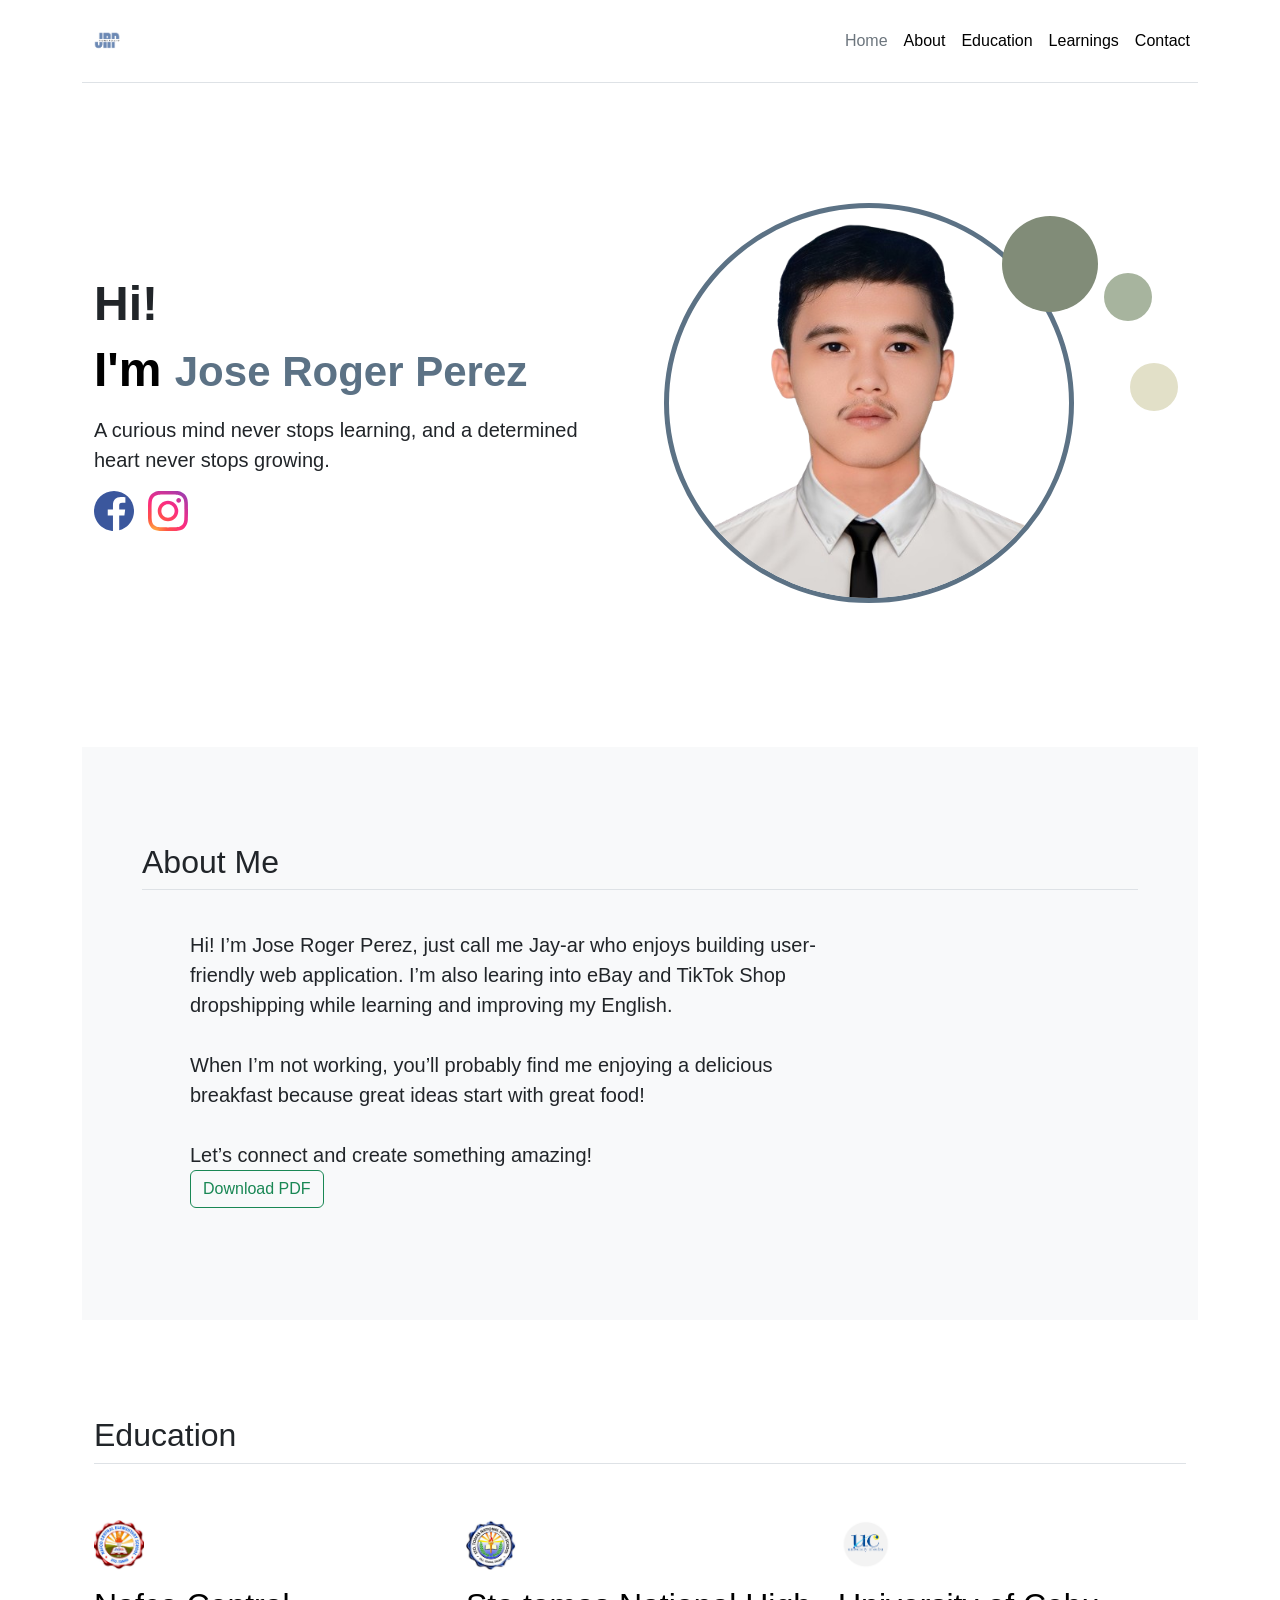
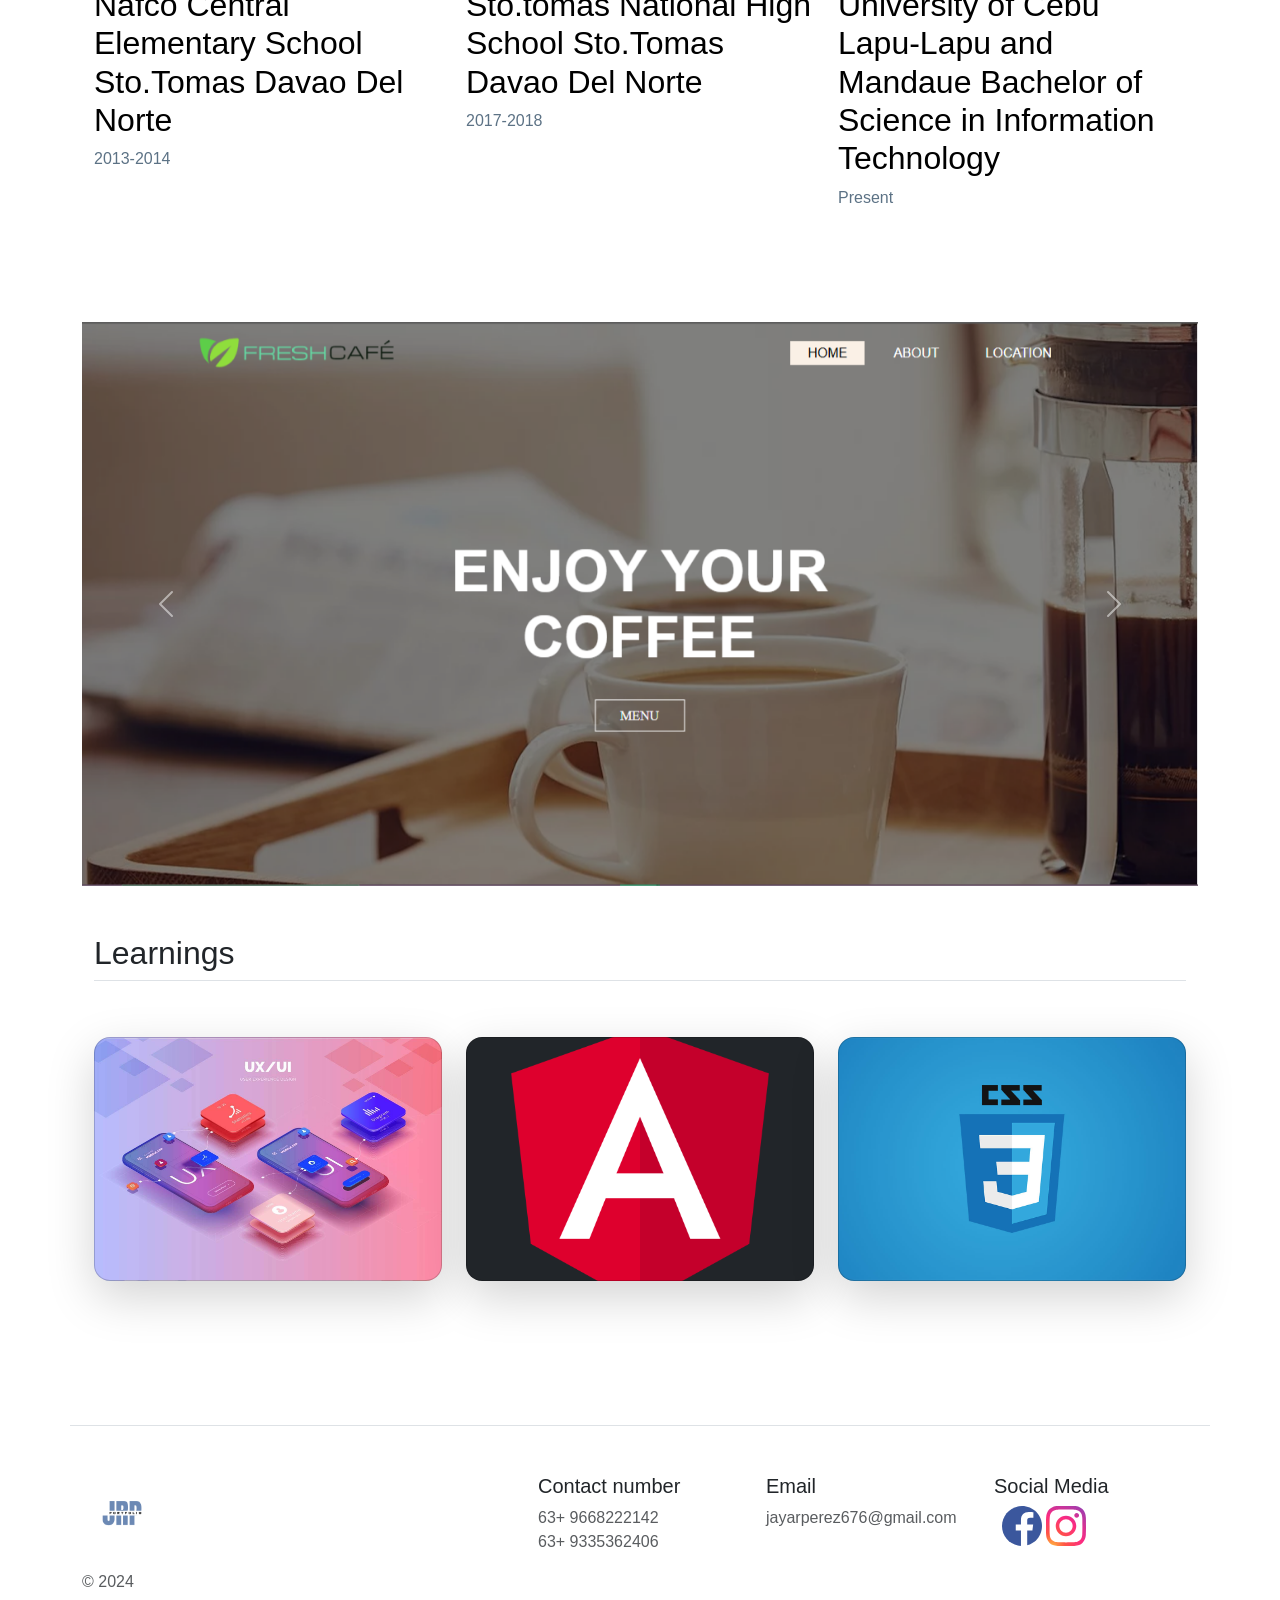
<file: index.html>
<!DOCTYPE html>
<html lang="en">
<head>
    <meta charset="UTF-8">
    <title>My Portfolio</title>
    <link rel="icon" href="/images/favicon.ico">
    <link href="https://cdn.jsdelivr.net/npm/bootstrap@5.3.3/dist/css/bootstrap.min.css" rel="stylesheet" integrity="sha384-QWTKZyjpPEjISv5WaRU9OFeRpok6YctnYmDr5pNlyT2bRjXh0JMhjY6hW+ALEwIH" crossorigin="anonymous">
    <link rel="stylesheet" href="css/profile.css">
</head>
<body>

    <section class="header-menu">
      <div class="container">
        <header class="d-flex flex-wrap align-items-center justify-content-center justify-content-md-between py-3 mb-4 border-bottom">
          <a href="#"><img class="logo" src="Image/logo.png" alt="image"></a>
          <ul class="nav col-12 col-md-auto mb-2 justify-content-center mb-md-0">
            <li><a href="#" class="nav-link px-2 link-secondary">Home</a></li>
            <li><a href="#AboutMe" class="nav-link px-2">About</a></li>
            <li><a href="#education" class="nav-link px-2">Education</a></li>
            <li><a href="#learnings" class="nav-link px-2">Learnings</a></li>
            <li><a href="#contact" class="nav-link px-2">Contact</a></li>
          </ul>
        </header>
      </div>
    </section>

    <section id="hearoes">
        <div class="container col-xxl-8 px-4 py-5">
            <div class="row flex-lg-row-reverse align-items-center g-5 py-5">
              <div class="col-10 col-sm-8 col-lg-6">
                <img src="Image/ID.png" class="profile-image" alt="image" height="400" loading="lazy">
              </div>
              <div class="container con-circle1 p-5 position-absolute">
                <div class="row p-4 row-circle1 col-lg-6 col-sm-8 col-10"></div>
              </div>
              <div class="container con-circle p-5 position-absolute">
                <div class="row p-5 row-circle col-lg-6 col-sm-8 col-10"></div>
              </div>
              <div class="container con-circle2 p-5 position-absolute">
                <div class="row p-4 row-circle2 col-lg-6 col-sm-8 col-10"></div>
              </div>
              <div class="col-lg-6">
                <h1 class="display-5 fw-bold">Hi!</h1>
                <h2 class="display-5 fw-bold text-body-emphasis lh-2 mb-3">I'm <small class="last-name">Jose Roger Perez</small></h2>
                <p class="lead">A curious mind never stops learning, and a determined heart never stops growing.</p>
                <div class="links">
                  <a href="https://www.facebook.com/jayar.perez.5621/" target="_blank"><img src="Image/facebook.svg" alt="image" height="40"></a>
                  <a href=""><img src="Image/instagram.svg" alt="image" height="40"></a>
                </div>
              </div>
            </div>
          </div>
    </section>

    <section id="AboutMe">
      <div class="container my-5">
      <div class="p-5 bg-body-tertiary">
        <div class="container py-5">
          <h2 class="pb-2 border-bottom">About Me</h2>
            <div class="row row-cols-1 row-cols-lg-3 align-items-stretch g-3 pt-5"></div>
            <p class="col-lg-8 mx-5 lead" >
              Hi! I’m Jose Roger Perez, just call me Jay-ar who enjoys building user-friendly web application. I’m also learing into eBay and TikTok Shop dropshipping while learning and improving my English.
              <br><br>When I’m not working, you’ll probably find me enjoying a delicious breakfast because great ideas start with great food!
              <br><br>Let’s connect and create something amazing!<br>

              <a href="/PDF/Jayar-Resume.pdf" download class="btn btn-outline-success">
                Download PDF
              </a>
            </p>
          </div>
      </div>
    </div>
    </section>

    <section class="education" id="education">
        <div class="container px-4 py-5" id="featured-3">
            <h2 class="pb-2 border-bottom">Education</h2>
            <div class="row g-4 py-5 row-cols-1 row-cols-lg-3">
              <div class="feature col">
                <div class="feature-icon d-inline-flex align-items-center justify-content-center text-bg-primary bg-gradient fs-2 mb-3">
                  <img src="Image/nafco.jpg" alt="school image" height="50">
                </div>
                <h6 class="fs-2 text-body-emphasis">Nafco Central Elementary School Sto.Tomas Davao Del Norte</h6>
                <p class="school-year">2013-2014</p>
              </div>
              <div class="feature col">
                <div class="feature-icon d-inline-flex align-items-center justify-content-center text-bg-primary bg-gradient fs-2 mb-3">
                    <img src="Image/stotomas.jpg" alt="school image" height="50">
                </div>
                <h6 class="fs-2 text-body-emphasis">Sto.tomas National High School Sto.Tomas Davao Del Norte</h6>
                <p class="school-year">2017-2018</p>
              </div>
              <div class="feature col">
                <div class="feature-icon d-inline-flex align-items-center justify-content-center text-bg-primary bg-gradient fs-2 mb-3">
                  <img class="uc-image" src="Image/uc.png" alt="school image" height="50">
                </div>
                <h6 class="fs-2 text-body-emphasis">University of Cebu Lapu-Lapu and Mandaue Bachelor of Science in Information Technology</h6>
                <p class="school-year">Present</p>
              </div>
            </div>
          </div>
    </section>

    <section>
      <div class="container carousel-container">
        <div id="carouselExampleCaptions" class="carousel slide">
          <div id="carouselExampleAutoplaying" class="carousel slide" data-bs-ride="carousel">
            <div class="carousel-inner">
              <div class="carousel-item active">
                <img src="Image/coffee1.png" class="d-block w-100" alt="image">
              </div>
              <div class="carousel-item">
                <img src="Image/coffee2.png" class="d-block w-100" alt="image">
              </div>
              <div class="carousel-item">
                <img src="Image/coffee3.png" class="d-block w-100" alt="image">
              </div>
            </div>
            <button class="carousel-control-prev" type="button" data-bs-target="#carouselExampleAutoplaying" data-bs-slide="prev">
              <span class="carousel-control-prev-icon" aria-hidden="true"></span>
              <span class="visually-hidden">Previous</span>
            </button>
            <button class="carousel-control-next" type="button" data-bs-target="#carouselExampleAutoplaying" data-bs-slide="next">
              <span class="carousel-control-next-icon" aria-hidden="true"></span>
              <span class="visually-hidden">Next</span>
            </button>
          </div>
      </div>
    </section>
    

    <section class="design" id="learnings">
        <div class="container px-4 py-5" id="custom-cards">
            <h2 class="pb-2 border-bottom">Learnings</h2>
            <div class="row row-cols-1 row-cols-lg-3 align-items-stretch g-4 py-5">
              
              <div class="col">
                <div class="card card-cover h-100 overflow-hidden text-bg-dark rounded-4 shadow-lg i" style="background-image: url(Image/uiux.jpg);">
                  <div class="d-flex flex-column h-100 p-5 pb-3 text-white text-shadow-1">
                    <h3 class="pt-5 mt-5 mb-4 display-6 lh-1 fw-bold games"></h3>
                    <ul class="d-flex list-unstyled mt-auto">
                      <li class="d-flex align-items-center me-3">
                        <small class="mini">Exploring and learning more about the design</small>
                      </li>
                    </ul>
                  </div>
                </div>
              </div>
        
              <div class="col">
                <div class="card card-cover h-100 overflow-hidden text-bg-dark rounded-4 shadow-lg" style="background-image: url('Image/angular.png');">
                  <div class="d-flex flex-column h-100 p-5 pb-3 text-white text-shadow-1">
                    <h3 class="pt-5 mt-5 mb-4 display-6 lh-1 fw-bold"></h3>
                    <ul class="d-flex list-unstyled mt-auto">
                      <li class="d-flex align-items-center me-3">
                        <small class="mini">Still learning about angular framework</small>
                      </li>
                    </ul>
                  </div>
                </div>
              </div>
        
              <div class="col">
                <div class="card card-cover h-100 overflow-hidden text-bg-dark rounded-4 shadow-lg" style="background-image: url('Image/css.jpg');">
                  <div class="d-flex flex-column h-100 p-5 pb-3 text-shadow-1">
                    <h3 class="pt-5 mt-5 mb-4 display-6 lh-1 fw-bold"></h3>
                    <ul class="d-flex list-unstyled mt-auto">
                      <li class="d-flex align-items-center me-3">
                        <small class="mini">Learning css helps me to make my design more attractive.</small>
                      </li>
                    </ul>
                  </div>
                </div>
              </div>
            </div>
          </div>
    </section>

    <section id="contact">
      <div class="container">
        <footer class="row row-cols-1 row-cols-sm-2 row-cols-md-5 py-5 my-5 border-top">
          <div class="col mb-3">
            <a href="#" class="d-flex align-items-center mb-3 link-body-emphasis text-decoration-none">
              <img class="image-footer" src="Image/logo.png" alt="">
            </a>
            <p class="text-body-secondary">© 2024</p>
          </div>
      
          <div class="col mb-3">
      
          </div>
      
          <div class="col mb-3">
            <h5>Contact number</h5>
            <ul class="nav flex-column">
              <li class="nav-link p-0 text-body-secondary">63+ 9668222142</li>
              <li class="nav-link p-0 text-body-secondary">63+ 9335362406</li>
            </ul>
          </div>
      
          <div class="col mb-3">
            <h5>Email</h5>
            <ul class="nav flex-column">
              <li class="nav-link p-0 text-body-secondary">jayarperez676@gmail.com</li>
            </ul>
          </div>
      
          <div class="col mb-3">
            <h5>Social Media</h5>
            <div class="social-media m-2">
                <a href="https://www.facebook.com/jayar.perez.5621/"><img src="Image/facebook.svg" alt="fb" height="40"></a>
                <a href=""><img src="Image/instagram.svg" alt="ig" height="40"></a>
            </div>
          </div>
        </footer>
      </div>
    </section>
    
    <script src="https://cdn.jsdelivr.net/npm/bootstrap@5.3.3/dist/js/bootstrap.bundle.min.js" integrity="sha384-YvpcrYf0tY3lHB60NNkmXc5s9fDVZLESaAA55NDzOxhy9GkcIdslK1eN7N6jIeHz" crossorigin="anonymous"></script>
</body>
</html>
</file>
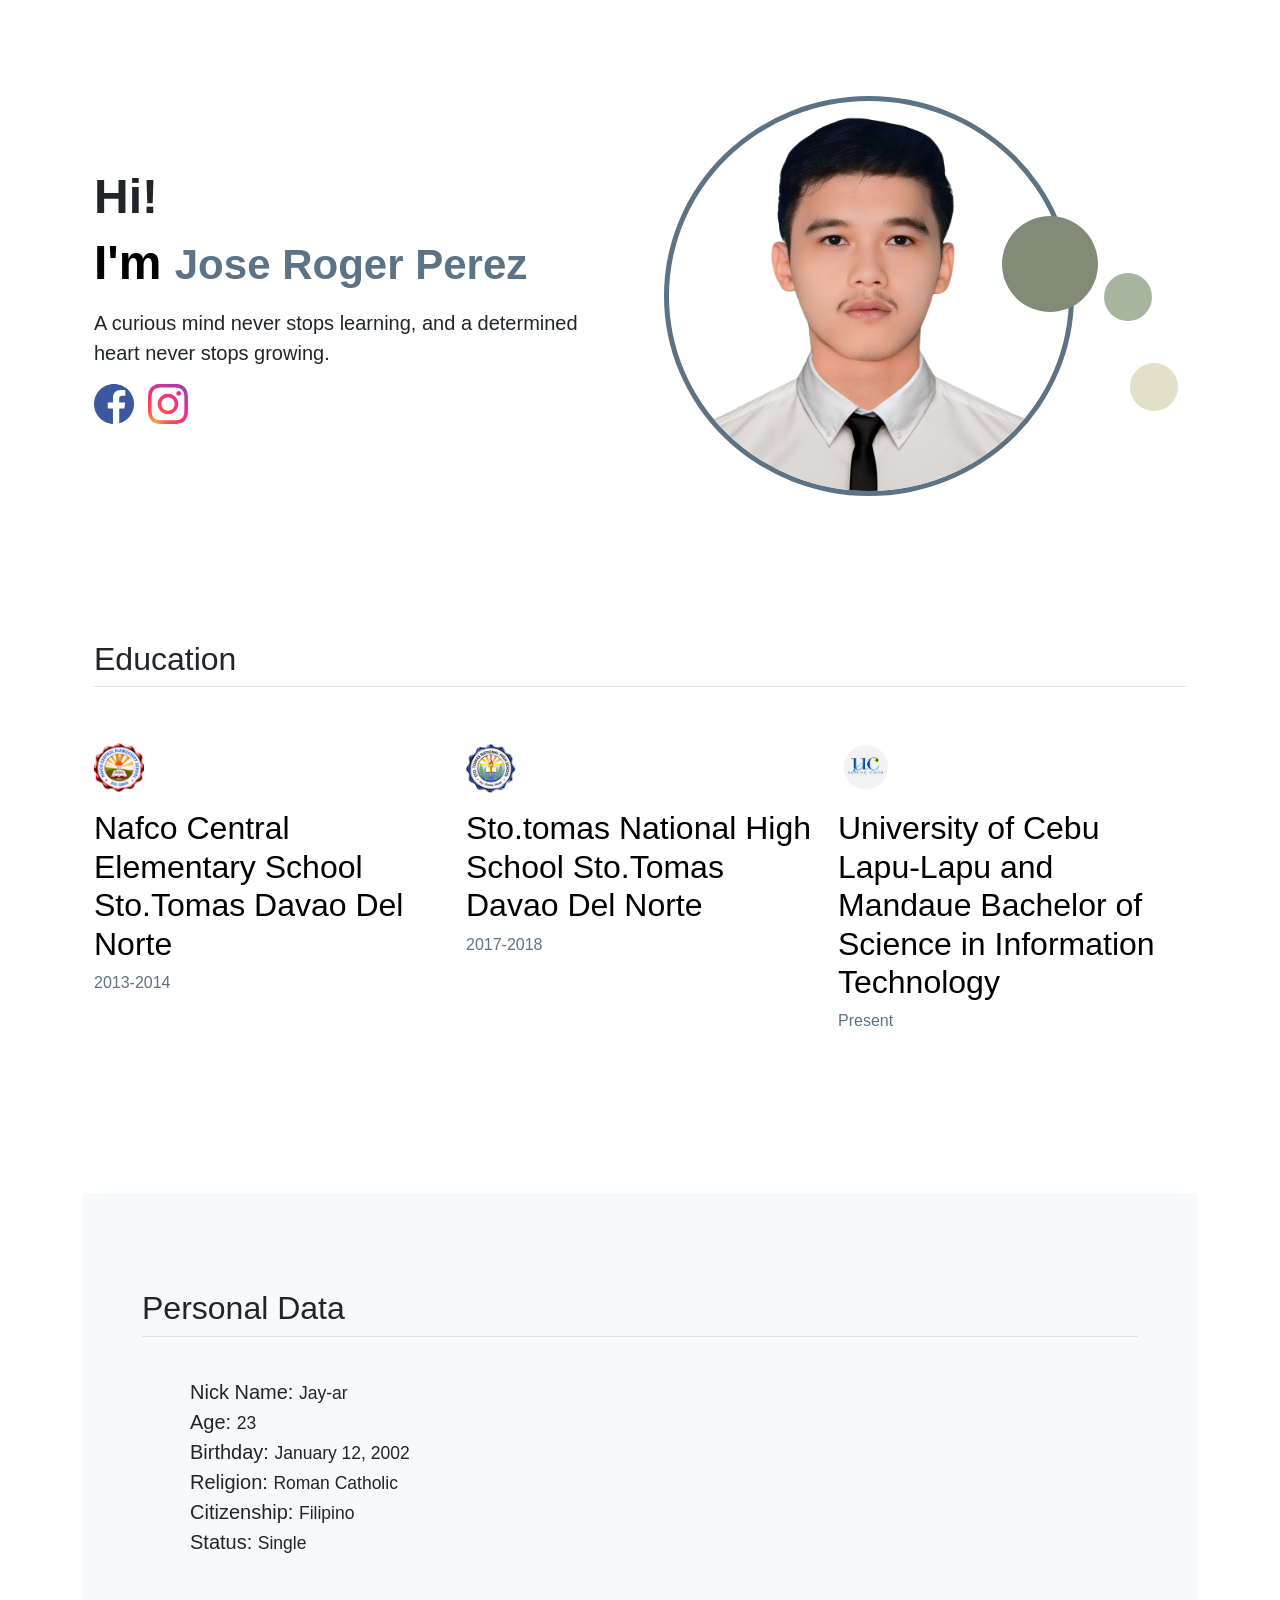
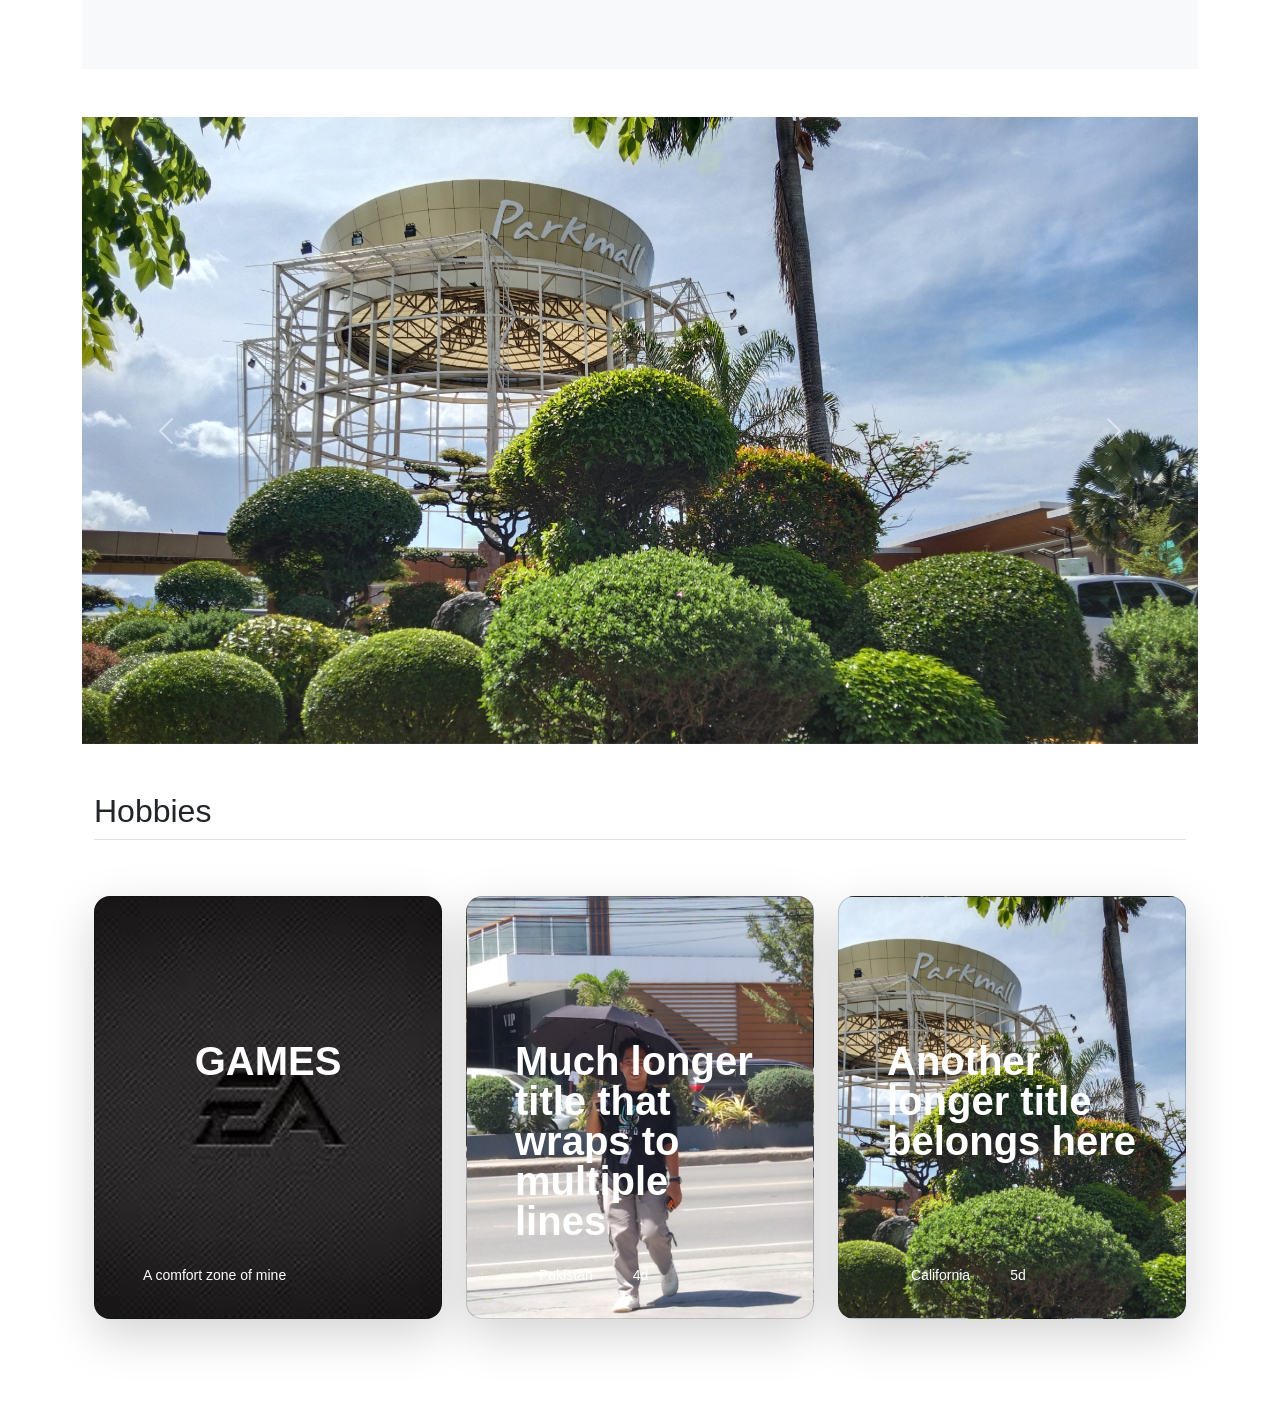
<file: profile.html>
<!DOCTYPE html>
<html lang="en">
<head>
    <meta charset="UTF-8">
    <title>My Portfolio</title>
    <link href="https://cdn.jsdelivr.net/npm/bootstrap@5.3.3/dist/css/bootstrap.min.css" rel="stylesheet" integrity="sha384-QWTKZyjpPEjISv5WaRU9OFeRpok6YctnYmDr5pNlyT2bRjXh0JMhjY6hW+ALEwIH" crossorigin="anonymous">
    <link rel="stylesheet" href="css/profile.css">
</head>
<body>

    <section id="hearoes">
        <div class="container col-xxl-8 px-4 py-5">
            <div class="row flex-lg-row-reverse align-items-center g-5 py-5">
              <div class="col-10 col-sm-8 col-lg-6">
                <img src="Image/ID.png" class="profile-image" alt="image" height="400" loading="lazy">
              </div>
              <div class="container con-circle1 p-5 position-absolute">
                <div class="row p-4 row-circle1 col-lg-6 col-sm-8 col-10"></div>
              </div>
              <div class="container con-circle p-5 position-absolute">
                <div class="row p-5 row-circle col-lg-6 col-sm-8 col-10"></div>
              </div>
              <div class="container con-circle2 p-5 position-absolute">
                <div class="row p-4 row-circle2 col-lg-6 col-sm-8 col-10"></div>
              </div>
              <div class="col-lg-6">
                <h1 class="display-5 fw-bold">Hi!</h1>
                <h2 class="display-5 fw-bold text-body-emphasis lh-2 mb-3">I'm <small class="last-name">Jose Roger Perez</small></h2>
                <p class="lead">A curious mind never stops learning, and a determined heart never stops growing.</p>
                <div class="links">
                  <a href="https://www.facebook.com/jayar.perez.5621/" target="_blank"><img src="Image/facebook.svg" alt="image" height="40"></a>
                  <a href=""><img src="Image/instagram.svg" alt="image" height="40"></a>
                </div>
              </div>
            </div>
          </div>
    </section>

    <section class="education">
        <div class="container px-4 py-5" id="featured-3">
            <h2 class="pb-2 border-bottom">Education</h2>
            <div class="row g-4 py-5 row-cols-1 row-cols-lg-3">
              <div class="feature col">
                <div class="feature-icon d-inline-flex align-items-center justify-content-center text-bg-primary bg-gradient fs-2 mb-3">
                  <img src="Image/nafco.jpg" alt="school image" height="50">
                </div>
                <h6 class="fs-2 text-body-emphasis">Nafco Central Elementary School Sto.Tomas Davao Del Norte</h6>
                <p class="school-year">2013-2014</p>
              </div>
              <div class="feature col">
                <div class="feature-icon d-inline-flex align-items-center justify-content-center text-bg-primary bg-gradient fs-2 mb-3">
                    <img src="Image/stotomas.jpg" alt="school image" height="50">
                </div>
                <h6 class="fs-2 text-body-emphasis">Sto.tomas National High School Sto.Tomas Davao Del Norte</h6>
                <p class="school-year">2017-2018</p>
              </div>
              <div class="feature col">
                <div class="feature-icon d-inline-flex align-items-center justify-content-center text-bg-primary bg-gradient fs-2 mb-3">
                  <img class="uc-image" src="Image/uc.png" alt="school image" height="50">
                </div>
                <h6 class="fs-2 text-body-emphasis">University of Cebu Lapu-Lapu and Mandaue Bachelor of Science in Information Technology</h6>
                <p class="school-year">Present</p>
              </div>
            </div>
          </div>
    </section>

    <section>
      <div class="container my-5">
      <div class="p-5 bg-body-tertiary">
        <div class="container py-5">
          <h2 class="pb-2 border-bottom">Personal Data</h2>
            <div class="row row-cols-1 row-cols-lg-3 align-items-stretch g-3 pt-5"></div>
            <p class="col-lg-8 mx-5 lead">
              Nick Name: <small class="nickname">Jay-ar</small> <br>
              Age: <small class="age">23</small> <br>
              Birthday: <small class="birthdate">January 12, 2002</small> <br>
              Religion: <small class="religion">Roman Catholic</small> <br>
              Citizenship: <small class="ethnicity">Filipino</small> <br>
              Status: <small class="status">Single</small>
            </p>
          </div>
      </div>
    </div>
    </section>

    <section>
      <div class="container carousel-container">
        <div id="carouselExampleCaptions" class="carousel slide">
          <div id="carouselExampleAutoplaying" class="carousel slide" data-bs-ride="carousel">
            <div class="carousel-inner">
              <div class="carousel-item active">
                <img src="Image/parkmall.jpg" class="d-block w-100" alt="image">
              </div>
              <div class="carousel-item">
                <img src="Image/putol.jpg" class="d-block w-100" alt="image">
              </div>
              <div class="carousel-item">
                <img src="Image/design3.png" class="d-block w-100" alt="image">
              </div>
            </div>
            <button class="carousel-control-prev" type="button" data-bs-target="#carouselExampleAutoplaying" data-bs-slide="prev">
              <span class="carousel-control-prev-icon" aria-hidden="true"></span>
              <span class="visually-hidden">Previous</span>
            </button>
            <button class="carousel-control-next" type="button" data-bs-target="#carouselExampleAutoplaying" data-bs-slide="next">
              <span class="carousel-control-next-icon" aria-hidden="true"></span>
              <span class="visually-hidden">Next</span>
            </button>
          </div>
      </div>
    </section>
    

    <section class="design">
        <div class="container px-4 py-5" id="custom-cards">
            <h2 class="pb-2 border-bottom">Hobbies</h2>
            <div class="row row-cols-1 row-cols-lg-3 align-items-stretch g-4 py-5">
              <div class="col">
                <div class="card card-cover h-100 overflow-hidden text-bg-dark rounded-4 shadow-lg" style="background-image: url(Image/games.jpg);">
                  <div class="d-flex flex-column h-100 p-5 pb-3 text-white text-shadow-1">
                    <h3 class="pt-5 mt-5 mb-4 display-6 lh-1 fw-bold games">GAMES</h3>
                    <ul class="d-flex list-unstyled mt-auto">
                      <li class="d-flex align-items-center me-3">
                        <small>A comfort zone of mine</small>
                      </li>
                    </ul>
                  </div>
                </div>
              </div>
        
              <div class="col">
                <div class="card card-cover h-100 overflow-hidden text-bg-dark rounded-4 shadow-lg" style="background-image: url('Image/putol.jpg');">
                  <div class="d-flex flex-column h-100 p-5 pb-3 text-white text-shadow-1">
                    <h3 class="pt-5 mt-5 mb-4 display-6 lh-1 fw-bold">Much longer title that wraps to multiple lines</h3>
                    <ul class="d-flex list-unstyled mt-auto">
                      <li class="d-flex align-items-center me-3">
                        <svg class="bi me-2" width="1em" height="1em"><use xlink:href="#geo-fill"></use></svg>
                        <small>Pakistan</small>
                      </li>
                      <li class="d-flex align-items-center">
                        <svg class="bi me-2" width="1em" height="1em"><use xlink:href="#calendar3"></use></svg>
                        <small>4d</small>
                      </li>
                    </ul>
                  </div>
                </div>
              </div>
        
              <div class="col">
                <div class="card card-cover h-100 overflow-hidden text-bg-dark rounded-4 shadow-lg" style="background-image: url('Image/parkmall.jpg');">
                  <div class="d-flex flex-column h-100 p-5 pb-3 text-shadow-1">
                    <h3 class="pt-5 mt-5 mb-4 display-6 lh-1 fw-bold">Another longer title belongs here</h3>
                    <ul class="d-flex list-unstyled mt-auto">
                      <li class="d-flex align-items-center me-3">
                        <svg class="bi me-2" width="1em" height="1em"><use xlink:href="#geo-fill"></use></svg>
                        <small>California</small>
                      </li>
                      <li class="d-flex align-items-center">
                        <svg class="bi me-2" width="1em" height="1em"><use xlink:href="#calendar3"></use></svg>
                        <small>5d</small>
                      </li>
                    </ul>
                  </div>
                </div>
              </div>
            </div>
          </div>
    </section>
    
    <script src="https://cdn.jsdelivr.net/npm/bootstrap@5.3.3/dist/js/bootstrap.bundle.min.js" integrity="sha384-YvpcrYf0tY3lHB60NNkmXc5s9fDVZLESaAA55NDzOxhy9GkcIdslK1eN7N6jIeHz" crossorigin="anonymous"></script>
</body>
</html>
</file>
<file: css/profile.css>
div > .profile-image{
    border-radius: 50%;
    border: 5px solid #5C7285;
}

.logo{
    height: 50px;
    width: 50px;
    border-radius: 50%;
}

.last-name{
    color: #5C7285;
}

.links > a > img{
    margin-right: 10px;
}

.nav-link{
    color: black;
}

.container{
    font-family: "century schoolbook", sans-serif;
}

.school-year{
    color: #5C7285;
}

.con-circle{
    width: 5px;
    bottom: 60%;
    right: 18%;
}

.con-circle1{
    width: 5px;
    top: 25%;
    right: 10%;
}

.con-circle2{
    width: 5px;
    top: 35%;
    right: 8%;
}

.row-circle{
    border-radius: 50%;
    margin: 0;
    background-color: #818C78;
}

.row-circle1{
    border-radius: 50%;
    margin: 0;
    background-color: #A7B49E;
}

.row-circle2{
    border-radius: 50%;
    margin: 0;
    background-color: #E2E0C8;
}


.carousel-container h2{
    color: black;
}

.card-cover{
    background-size: cover;
    background-position: center;
}

.games{
    text-align: center;
}

.header-menu{
    position: sticky;
    top: 0;
}

.mini{
    visibility: hidden;
    transition: 0.5s;
}

.card h3{
    visibility: visible;
}

.card:hover h3{
    visibility: hidden;
}

.card:hover .mini{
    visibility: visible;
    transform: scale(1.1);
}

.card{
    transition: 1s;
}

.card:hover{
    cursor: pointer;
    transform: scale(1.3);
    z-index: 2;
}

.image-footer{
    height: 80px;
    width: 80px;
    border-radius: 50%;
}
</file>
